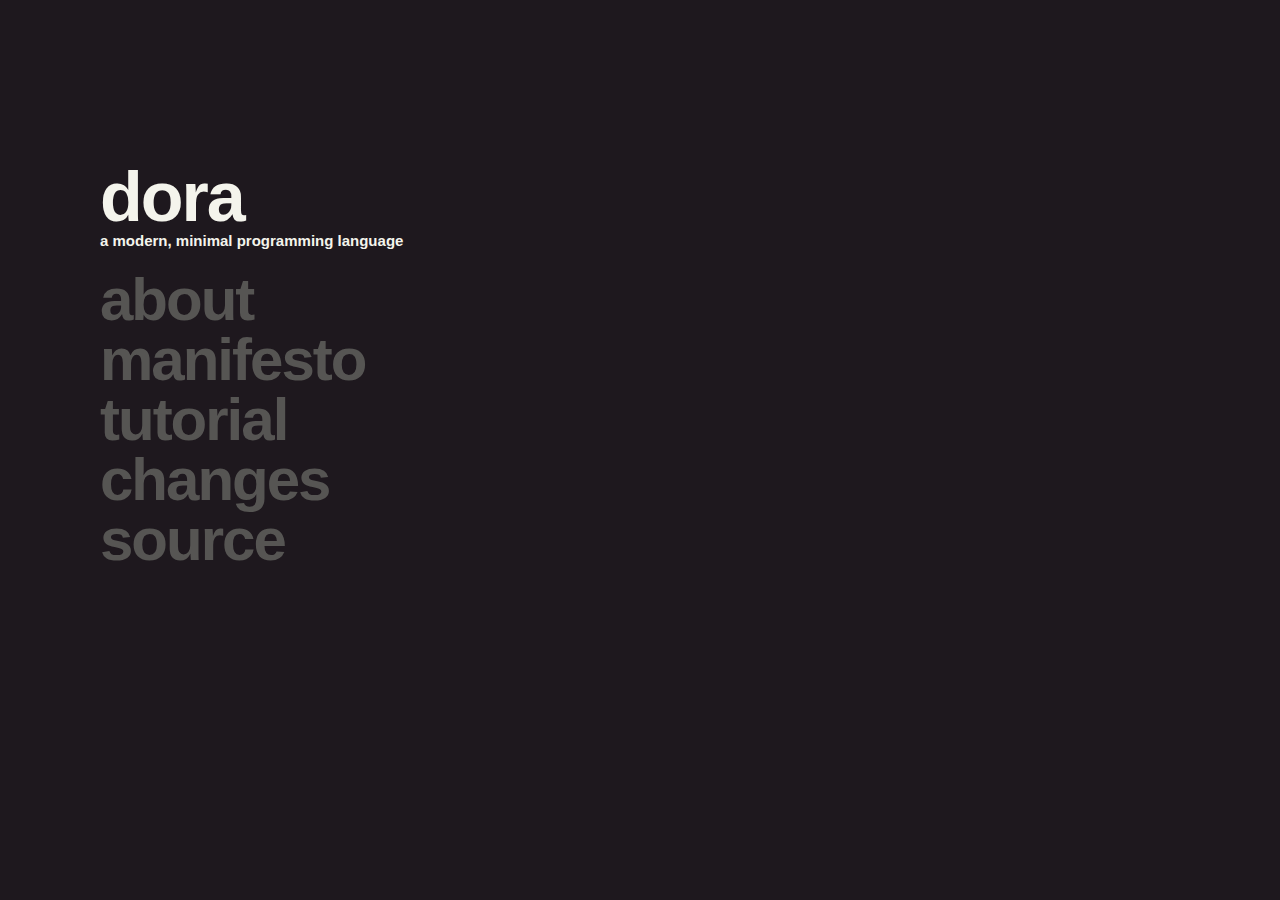
<file: index.html>
<!doctype html>
<html lang="en">
<head>
	<meta>
	<title>Dora Language</title>
	<meta name="viewport" content="width=device-width, initial-scale=1.0, user-scalable=0, minimum-scale=1.0, maximum-scale=1.0">
	<link rel="stylesheet" href="home.css">
	<link rel="stylesheet" href="home_header.css">
</head>
<body>
<div class="container leftSpace">
	<div class="header">
		<div class="pageHeader">
			<div class="topSpace"></div>
			<div class="pageTitle">Dora</div>
			<div class="pageSubtitle">a modern, minimal programming language</div>
		</div>
	</div>

	<ul class="navigation">
		<div class="link"><a href="about.html">about</a></div>
		<div class="link"><a href="manifesto.html">manifesto</a></div>
		<div class="link"><a href="tutorial.html">tutorial</a></div>
		<div class="link"><a href="changes.html">changes</a></div>
		<div class="linkFar"><a href="https://github.com/dinfuehr/dora" target="_blank">source</a></div>
	</ul>
</div>
</body>
</html>
</file>
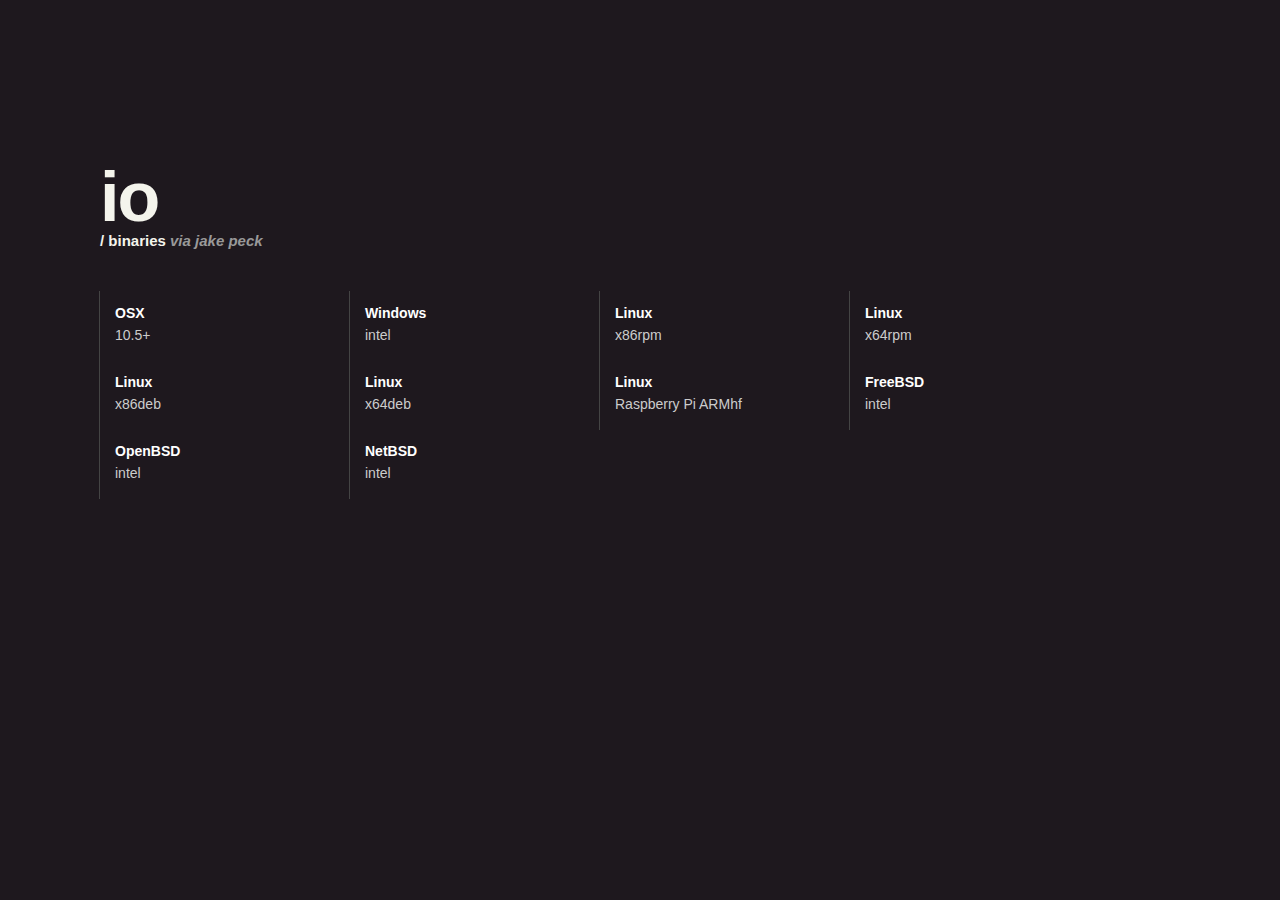
<file: binaries.html>
<!doctype html>
<html>
	<head>
		<title>io binaries</title>
		<meta name="viewport" content="width=device-width, initial-scale=1.0, user-scalable=0, minimum-scale=1.0, maximum-scale=1.0">
		<link rel="stylesheet" href="home.css">
		<link rel="stylesheet" href="home_header.css">
		<style>
		    .viaLink {
		        display: inline-block;
		        font-style: italic;
		        color: #666;
		    }

		    .viaLink a {
		        color: #999;
		    }

		    .viaLink a:hover {
		        color: #ccc;
		    }
	    </style>
	</head>
	
	<body>
		<div class="container leftSpace">
      <div class="header">
        <div class="pageHeader">
          <div class="topSpace"></div>
          <div class="pageTitle"><a href="index.html">Io</a></div>
          <div class="pageSubtitle">/ binaries <div class="viaLink"><a href="http://iobin.suspended-chord.info/" target="_blank">via jake peck</a></div></div>
        </div>
			</div>
			<br>
            <div class="text" style="border: 0px solid #f00; max-width:100%; margin-right: 10px; font-size: 0px;">

                <a href="http://iobin.suspended-chord.info/mac/iobin-mac-current.zip">
                    <div class="entry">
                        <div class="name">OSX</div>
                        <div class="comment">10.5+</div>
                    </div>
                </a>
                
                <a href="http://iobin.suspended-chord.info/win32/iobin-win32-current.zip">
                    <div class="entry">
                        <div class="name">Windows</div>
                        <div class="comment">intel</div>
                    </div>
                </a>

                <a href="http://iobin.suspended-chord.info/linux/iobin-linux-x86-rpm-current.zip">
                    <div class="entry">
                        <div class="name">Linux</div>
                        <div class="comment">x86rpm</div>
                    </div>
                </a>

                <a href="http://iobin.suspended-chord.info/linux/iobin-linux-x64-rpm-current.zip">
                    <div class="entry">
                        <div class="name">Linux</div>
                        <div class="comment">x64rpm</div>
                    </div>
                </a>                    

                <a href="http://iobin.suspended-chord.info/linux/iobin-linux-x86-deb-current.zip">
                    <div class="entry">
                        <div class="name">Linux</div>
                        <div class="comment">x86deb</div>
                    </div>
                </a>
                
                <a href="http://iobin.suspended-chord.info/linux/iobin-linux-x64-deb-current.zip">
                    <div class="entry">
                        <div class="name">Linux</div>
                        <div class="comment">x64deb</div>
                    </div>
                </a>
                
                <a href="http://iobin.suspended-chord.info/linux/iobin-linux-armhf-deb-current.zip">
                    <div class="entry">
                        <div class="name">Linux</div>
                        <div class="comment">Raspberry Pi ARMhf</div>
                    </div>
                </a>
                
                
                <a href="http://iobin.suspended-chord.info/bsd/iobin-freebsd-current.zip">
                    <div class="entry">
                        <div class="name">FreeBSD</div>
                        <div class="comment">intel</div>
                    </div>
                </a>
                
                <a href="http://iobin.suspended-chord.info/bsd/iobin-openbsd-current.zip">
                    <div class="entry">
                        <div class="name">OpenBSD</div>
                        <div class="comment">intel</div>
                    </div>
                </a>
                
                <a href="http://iobin.suspended-chord.info/bsd/iobin-netbsd-current.zip">
                    <div class="entry">
                        <div class="name">NetBSD</div>
                        <div class="comment">intel</div>
                    </div>
                </a>
                
                
		</div>
	</body>
</html>
</file>
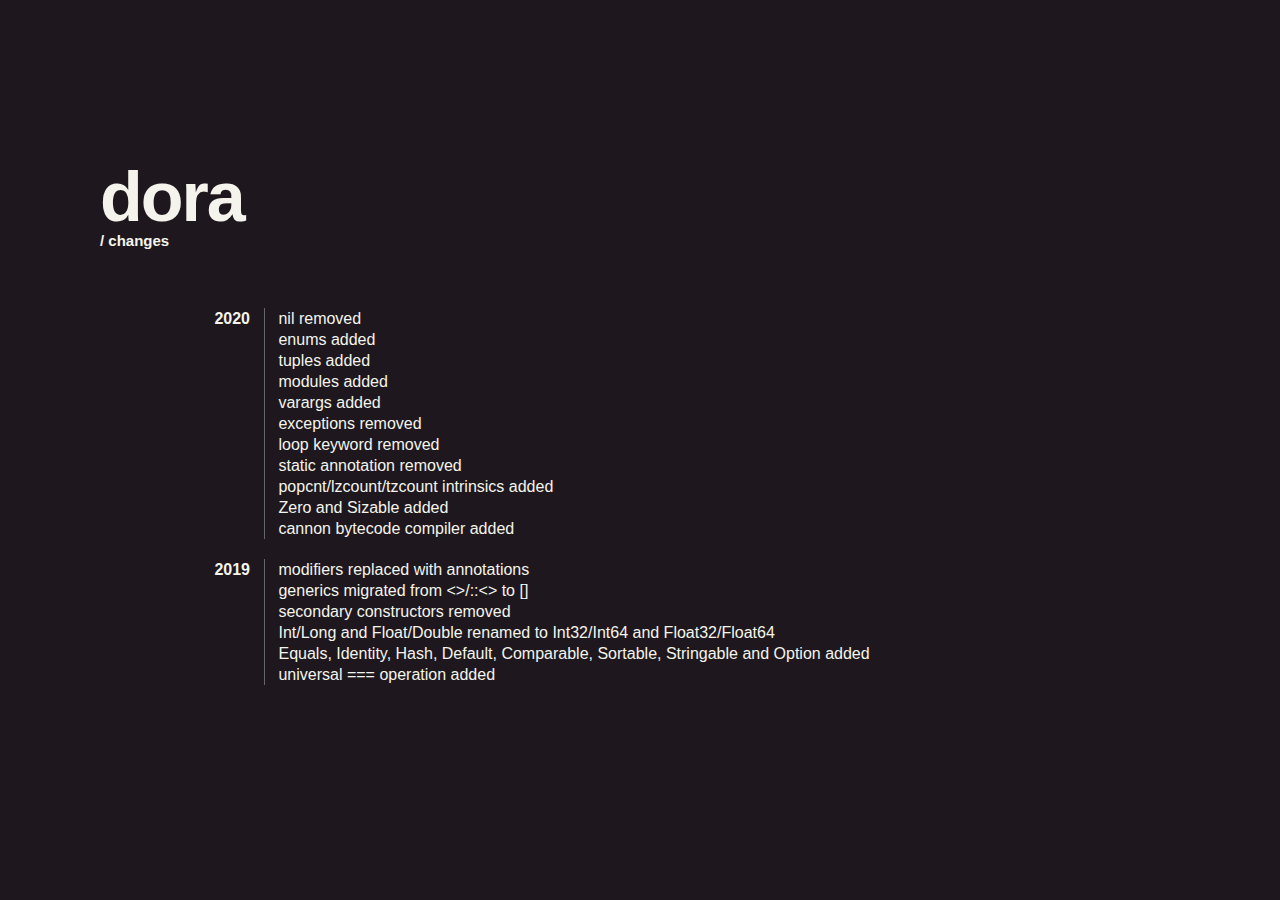
<file: changes.html>
<!doctype html>
<html lang="en">
<head>
  <title>Dora Language – Changes</title>
  <meta name="viewport" content="width=device-width, initial-scale=1.0, user-scalable=0, minimum-scale=1.0, maximum-scale=1.0">
  <link rel="stylesheet" href="home.css">
  <link rel="stylesheet" href="home_header.css">
  <style>
      .text {
          margin-top: 60px;
          font-size: 16px;
          font-weight: 400;
          line-height: 20px;
          animation: fadein 1s;
      }

      .description {
          animation: fadein 1s;
          margin-bottom: 80px;
      }

      .moreLink a {
          color: white;
          font-weight: bold;
      }

      .moreLink a:hover {
          color: #ccc;
      }

      .items {
          white-space: nowrap;
          margin-top: 60px;
          margin-left: 40px;
          margin-bottom: 25px;
          line-height: 21px;
      }

      /* --- chunk --- */

      .chunk {
          width: auto;
          margin-bottom: 20px;
          animation: fadein 1.5s;
      }

      .chunkLeft {
          vertical-align: top;
          display: inline-block;
          width: 110px;
          text-align: right;
          padding-right: 10px;
          font-weight: 600;
      }

      .chunkRight {
          display: inline-block;
          padding-left: 13px;
          border-left: 1px solid #666;
          vertical-align: top;
      }

      @media only screen and (max-width: 475px) {
          .text {
              margin-top: 30px;
          }

          .items {
              margin-top: 10px;
              margin-left: 0px;
          }

          .chunkLeft {
              display: block;
              text-align: left;
              width: auto;
          }

          .chunkRight {
              margin-top: 10px;
              padding-left: 10px;
              width: auto;
              white-space: normal;
              border-left: 2px solid #555;

          }

          .wrapper {
              display: inline-block;
              border: 0px solid #f00;
              white-space: normal;

          }
      }

      .description a:link {
          color: #aaa;
      }

      .description a:visited {
          color: #aaa;
      }

      .description a:hover {
          color: #ddd;
      }

      .period {
          transition: all 6s;
          color: black;
      }
  </style>
</head>
<body>
<div class="container leftSpace">
  <div class="header">
    <div class="pageHeader">
      <div class="topSpace"></div>
      <div class="pageTitle"><a href="index.html">Dora</a></div>
      <div class="pageSubtitle"> / changes </div>
    </div>
  </div>
  <div class="text">
    <div class="items">
      <div class="chunk">
        <div class="chunkLeft">2020</div>
        <div class="chunkRight">
          nil removed <br>
          enums added <br>
          tuples added <br>
          modules added <br>
          varargs added <br>
          exceptions removed <br>
          loop keyword removed <br>
          static annotation removed <br>
          popcnt/lzcount/tzcount intrinsics added <br>
          Zero and Sizable added <br>
          cannon bytecode compiler added
        </div>
      </div>
      <div class="chunk">
        <div class="chunkLeft">2019</div>
        <div class="chunkRight">
          modifiers replaced with annotations <br>
          generics migrated from <>/::<> to [] <br>
          secondary constructors removed <br>
          Int/Long and Float/Double renamed to Int32/Int64 and Float32/Float64 <br>
          Equals, Identity, Hash, Default, Comparable, Sortable, Stringable and Option added <br>
          universal === operation added
        </div>
      </div>
    </div>
  </div>
</div>
</body>
</html>
</file>
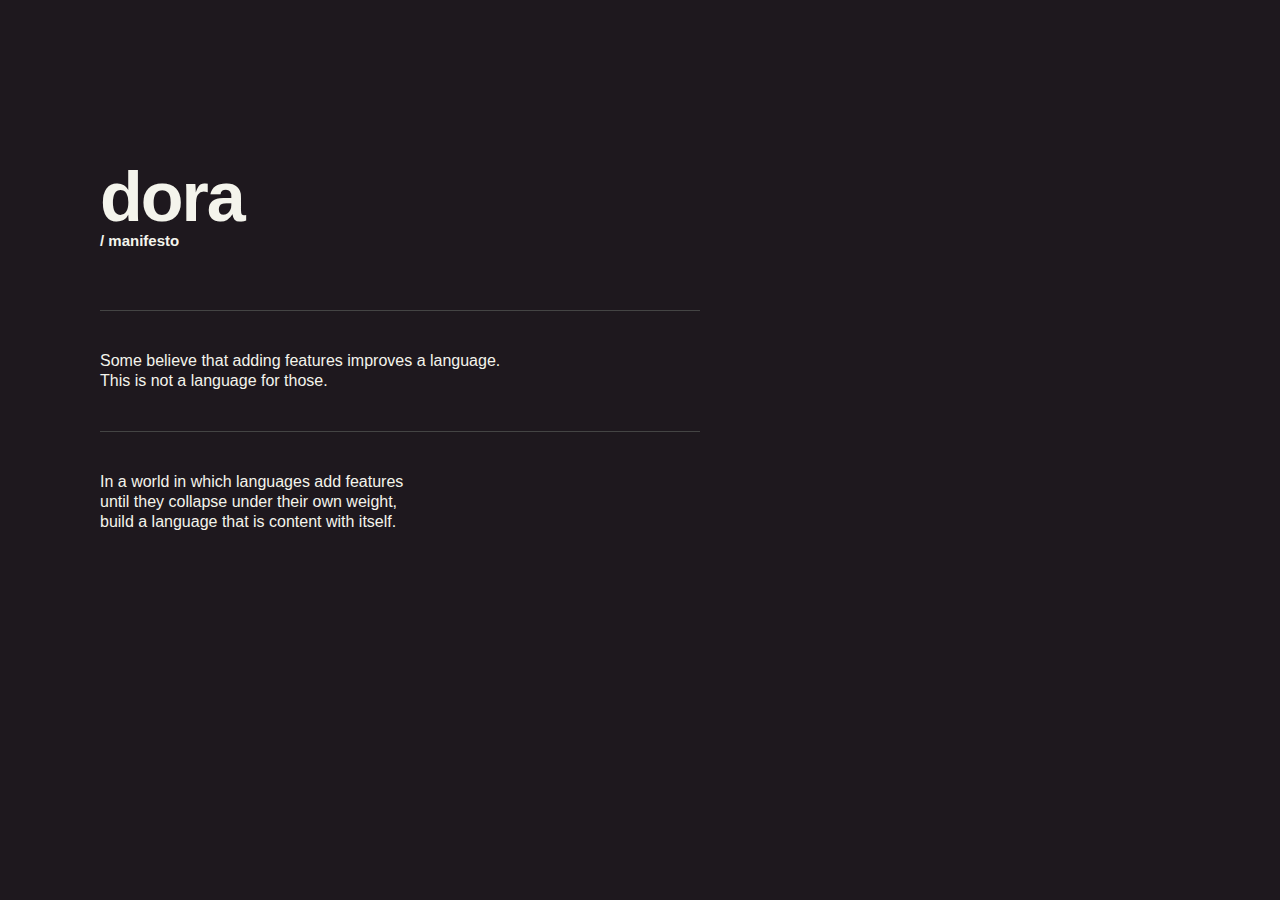
<file: manifesto.html>
<!doctype html>
<html lang="en">
<head>
  <title>Dora Language – Manifesto</title>
  <meta name="viewport" content="width=device-width, initial-scale=1.0, user-scalable=0, minimum-scale=1.0, maximum-scale=1.0">
  <link rel="stylesheet" href="home.css">
  <link rel="stylesheet" href="home_header.css">
  <style>
    .text {
      font-size: 16px;
      font-weight: 400;
      line-height: 20px;
      animation: fadein 1s;
    }

    .section {
        animation: fadein 1s;
        padding-top: 40px;
        padding-bottom: 40px;
        border-top: solid 1px #444;
    }

    .moreLink a {
      color: white;
      font-weight: bold;
    }

    .moreLink a:hover {
      color: #ccc;
    }

    .items {
      white-space: nowrap;
      margin-top: 60px;
      margin-left: 40px;
      margin-bottom: 25px;
      line-height: 21px;
    }

    /* --- chunk --- */

    .chunk {
      width: auto;
      margin-bottom: 20px;
      animation: fadein 1.5s;
    }

    .chunkLeft {
      vertical-align: top;
      display: inline-block;
      width: 110px;
      text-align: right;
      padding-right: 10px;
      font-weight: 600;
    }

    .chunkRight {
      display: inline-block;
      padding-left: 13px;
      border-left: 1px solid #666;
      vertical-align: top;
    }

    @media only screen and (max-width: 475px) {
      .text {
        margin-top: 30px;
      }

      .items {
        margin-top: 10px;
        margin-left: 0px;
      }

      .chunkLeft {
        display: block;
        text-align: left;
        width: auto;
      }

      .chunkRight {
        margin-top: 10px;
        padding-left: 10px;
        width: auto;
        white-space: normal;
        border-left: 2px solid #555;

      }

      .wrapper {
        display: inline-block;
        border: 0px solid #f00;
        white-space: normal;

      }
    }

    .description a:link {
      color: #aaa;
    }

    .description a:visited {
      color: #aaa;
    }

    .description a:hover {
      color: #ddd;
    }

    .period {
      transition: all 6s;
      color: black;
    }
  </style>
</head>
<body>
<div class="container leftSpace">
  <div class="header">
    <div class="pageHeader">
      <div class="topSpace"></div>
      <div class="pageTitle"><a href="index.html">Dora</a></div>
      <div class="pageSubtitle"> / manifesto </div>
    </div>
  </div>
  <div class="text" style="padding-top: 40px;">
    <div class="section">
      Some believe that adding features improves a language. <br>
      This is not a language for those.
    </div>
    <div class="section">
      In a world in which languages add features <br>
      until they collapse under their own weight, <br>
      build a language that is content with itself.
    </div>
  </div>
</div>
</body>
</html>
</file>
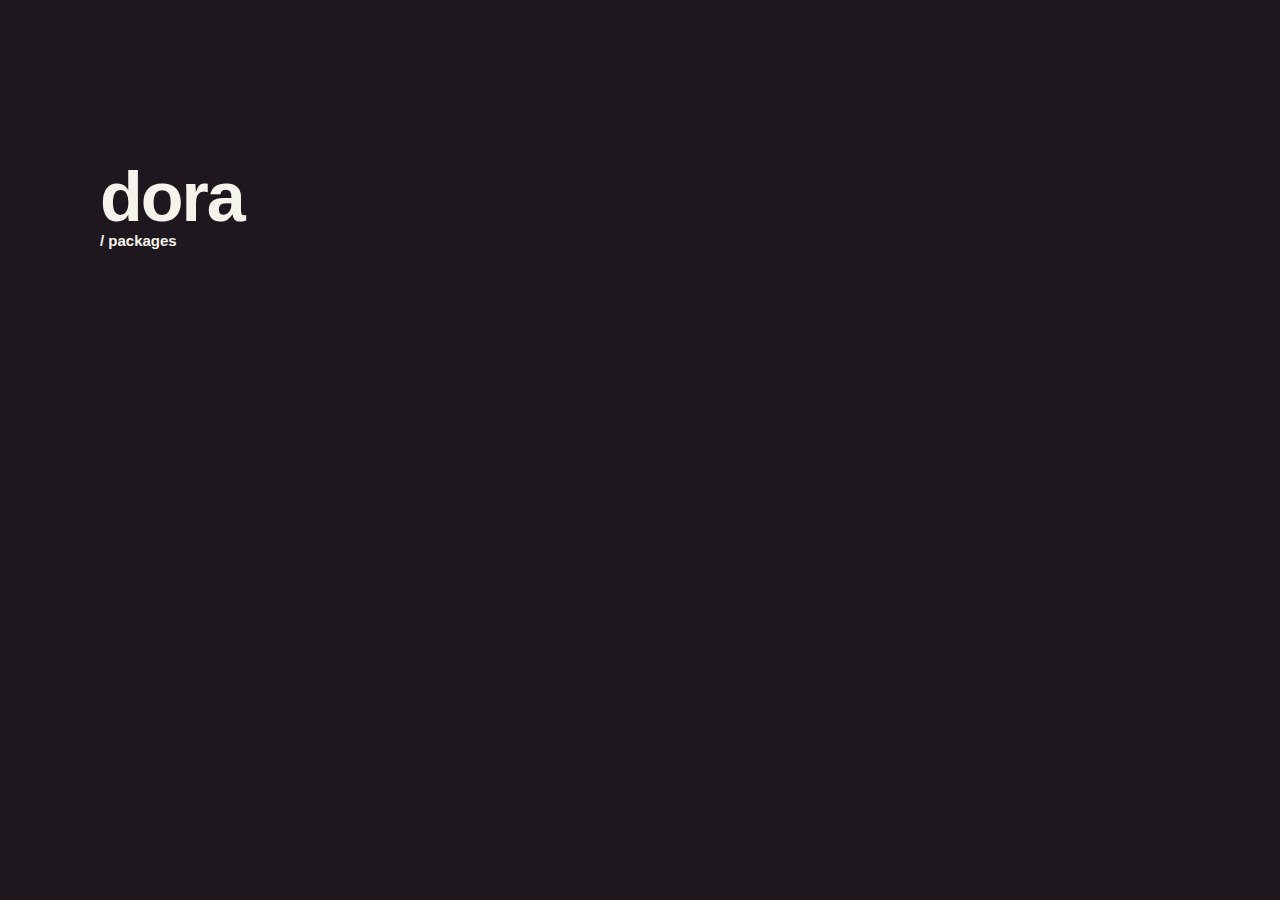
<file: packages.html>
<!doctype html>
<html>
<head>
	<meta charset="utf-8">
	<title>Dora Language – Packages</title>
	<meta name="viewport" content="width=device-width, initial-scale=1.0, user-scalable=0, minimum-scale=1.0, maximum-scale=1.0">
	<link rel="stylesheet" href="home.css">
	<link rel="stylesheet" href="home_header.css">
</head>
<body>
<div class="container leftSpace">
	<div class="header">
		<div class="pageHeader">
			<div class="topSpace"></div>
			<div class="pageTitle"><a href="index.html">Dora</a></div>
			<div class="pageSubtitle"> / packages</div>
		</div>
	</div>
</div>
</body>
</html>
</file>
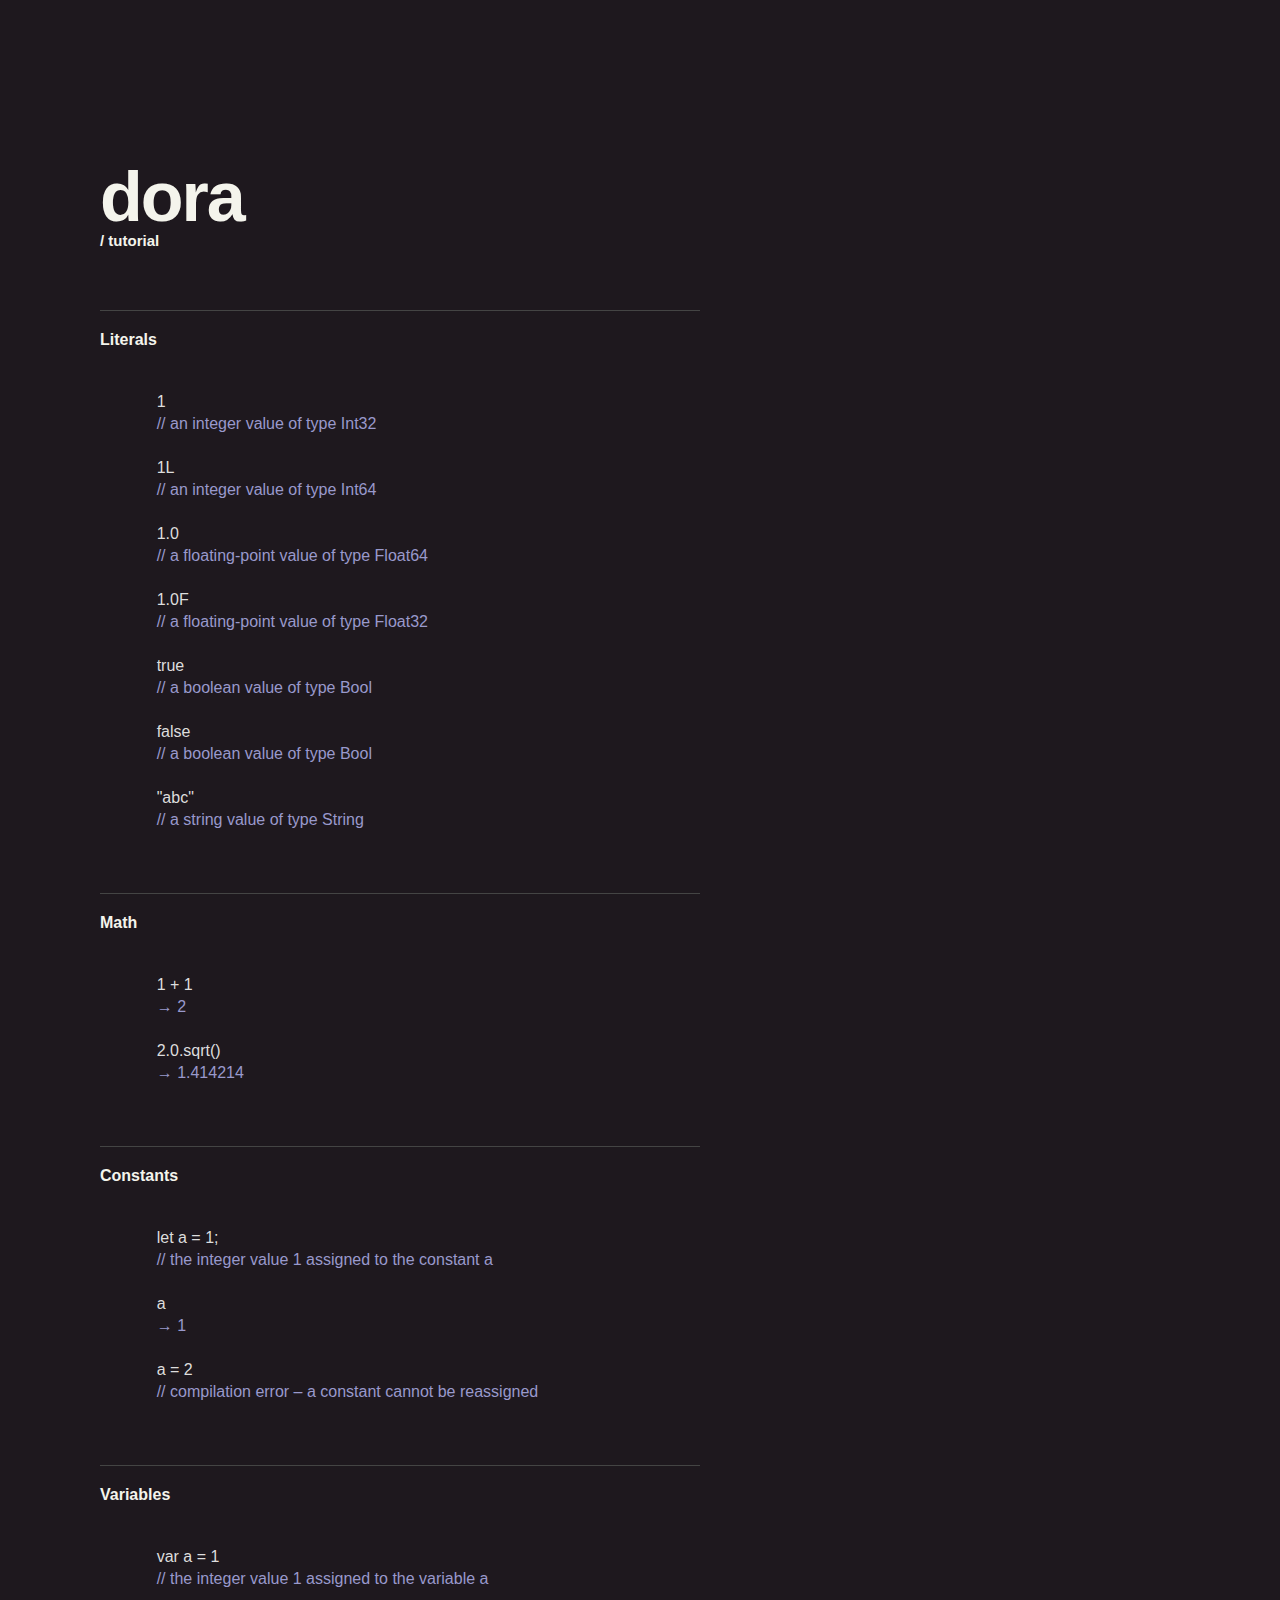
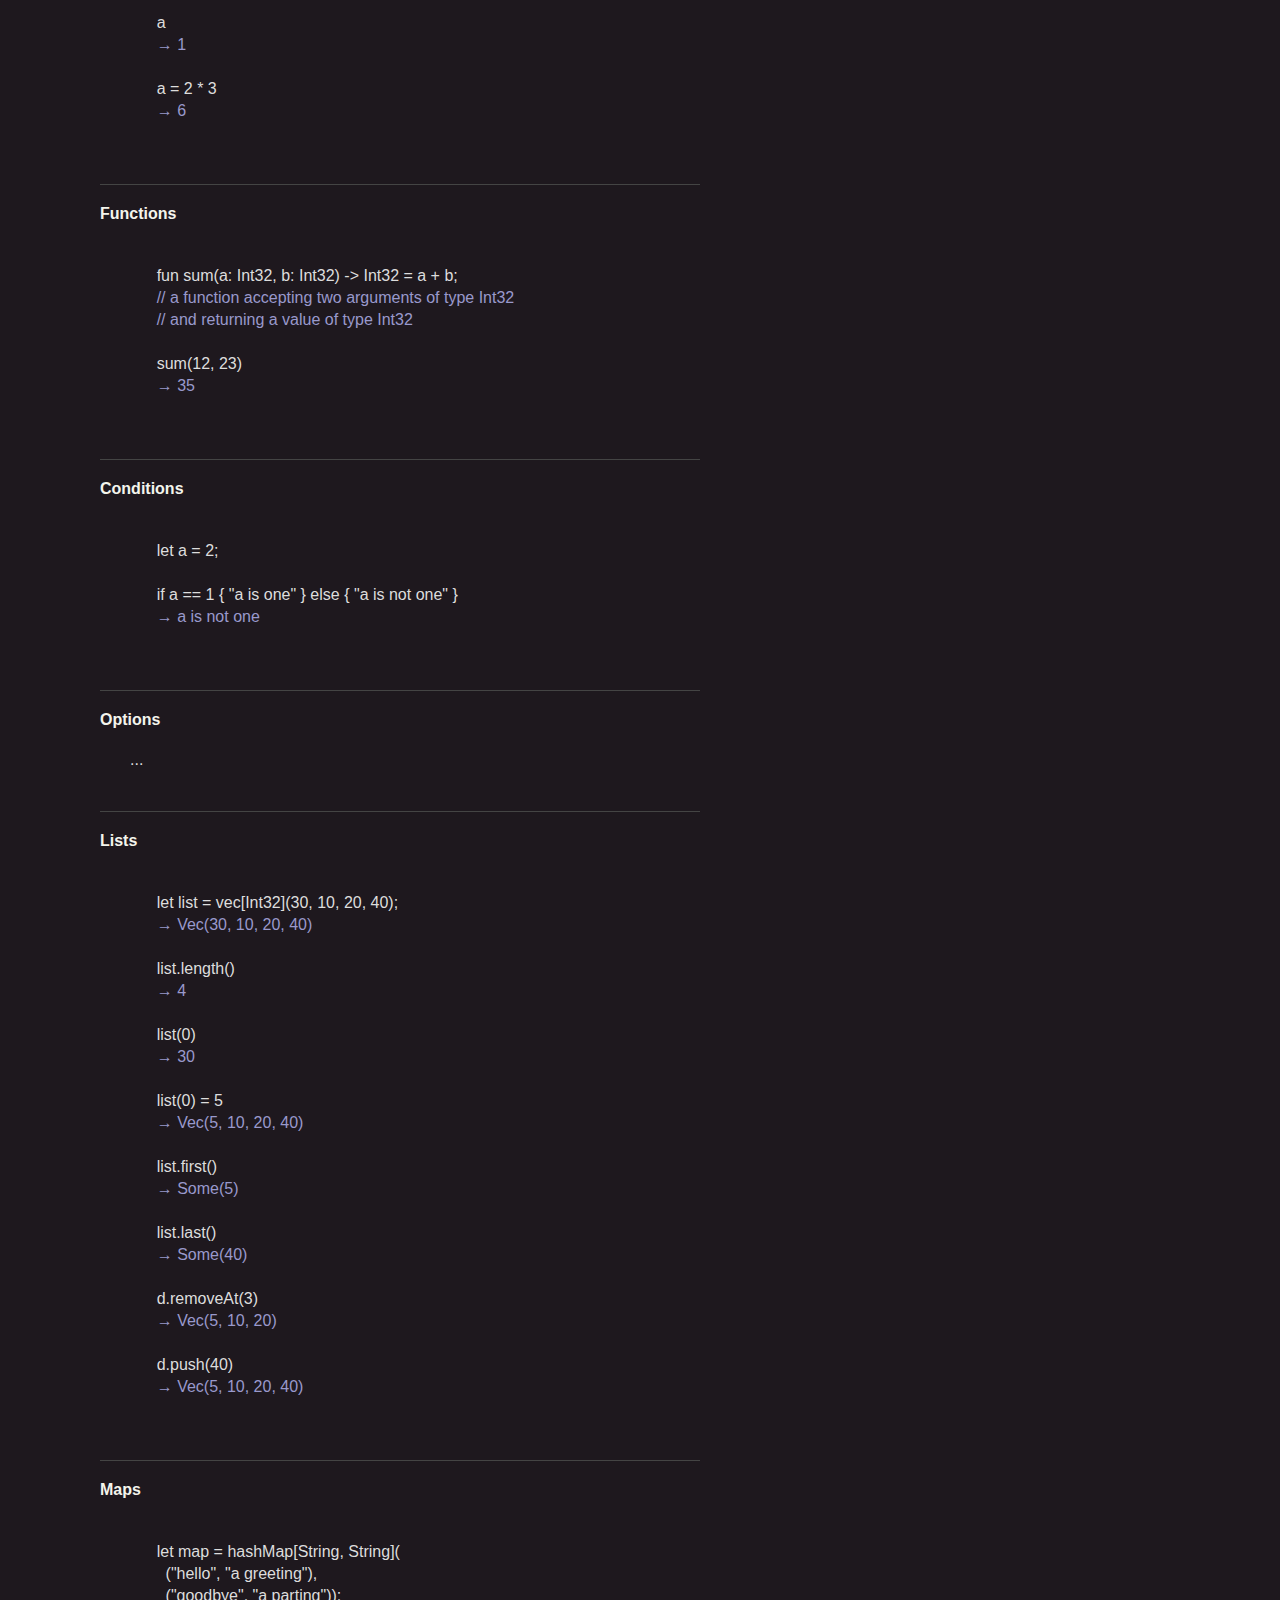
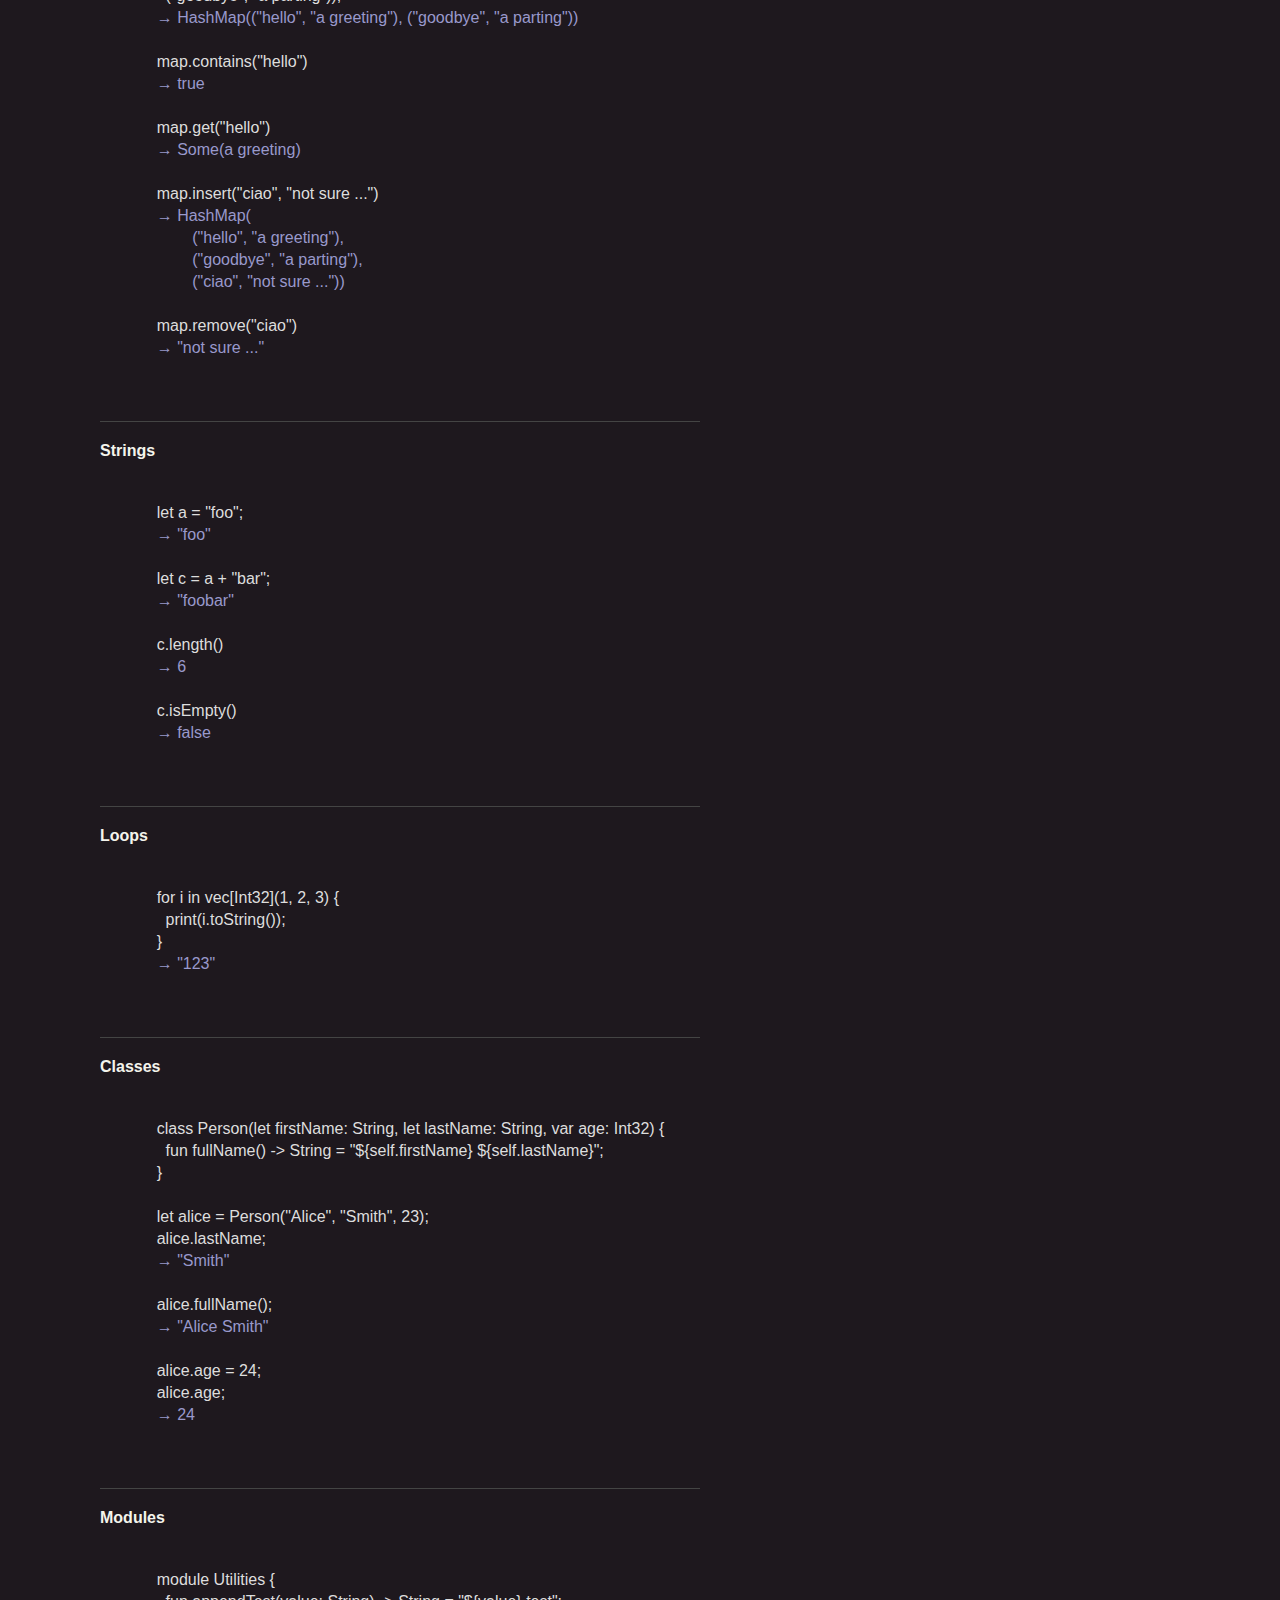
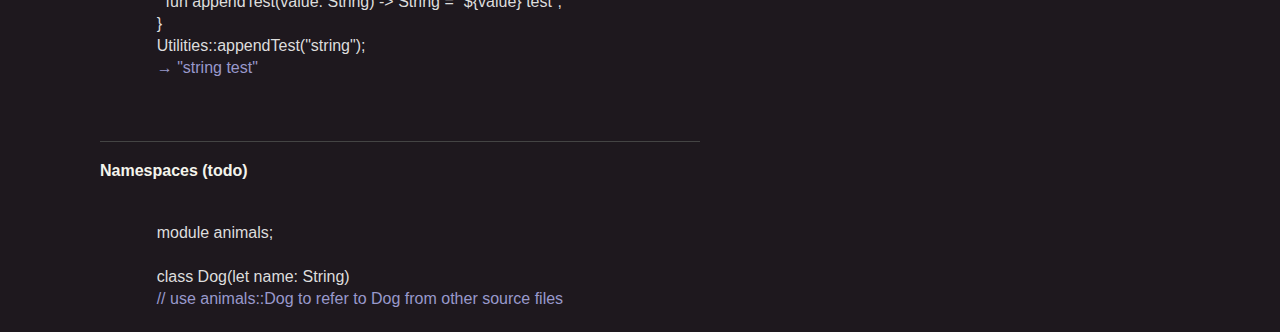
<file: tutorial.html>
<!doctype html>
<html lang="en">
<head>
  <title>Dora Language – Tutorial</title>
  <meta name="viewport" content="width=device-width, initial-scale=1.0, user-scalable=0, minimum-scale=1.0, maximum-scale=1.0">
  <link rel="stylesheet" href="home.css">
  <link rel="stylesheet" href="home_header.css">
  <style>
    .section {
      font-weight: 600;
      padding-top: 15px;
      padding-bottom: 15px;
      border-top: solid 1px #444;
    }

    .code {
      font-weight: 300;
      white-space: pre-line;
      margin-left: 30px;
      line-height: 22px;
      margin-bottom: 40px;
      font-weight: 500;
      color: #ddd;
      max-width: 600px;
      white-space: pre-wrap;
    }

    .text {
      animation: fadein 2s;
      max-width: 600px;
    }

    .result {
      display: inline-block;
      color: #99c;
      margin: 0px;
      padding: 0px;
      white-space: pre-wrap;
    }

    .result::before {
      content: '→ ';
    }

    .explanation {
      display: inline-block;
      color: #99c;
      margin: 0px;
      padding: 0px;
      white-space: pre-wrap;
    }

    .explanation::before {
      content: '// ';
    }

    @media only screen and (max-width: 475px) {
      .code {
        font-size: 14px;
        margin-left: 0px;
      }
    }
  </style>
</head>
<body>
<div class="container leftSpace">
  <div class="header">
    <div class="pageHeader">
      <div class="topSpace"></div>
      <div class="pageTitle"><a href="index.html">Dora</a></div>
      <div class="pageSubtitle"> / tutorial </div>
    </div>
  </div>

  <div class="text" style="padding-top: 40px;">
    <div class=section>Literals</div>
    <div class="code">
      1
      <div class="explanation">an integer value of type Int32</div>

      1L
      <div class="explanation">an integer value of type Int64</div>

      1.0
      <div class="explanation">a floating-point value of type Float64</div>

      1.0F
      <div class="explanation">a floating-point value of type Float32</div>

      true
      <div class="explanation">a boolean value of type Bool</div>

      false
      <div class="explanation">a boolean value of type Bool</div>

      "abc"
      <div class="explanation">a string value of type String</div>
    </div>

    <div class=section>Math</div>
    <div class="code">
      1 + 1
      <div class="result">2</div>

      2.0.sqrt()
      <div class="result">1.414214</div>
    </div>

    <div class=section>Constants</div>
    <div class="code">
      let a = 1;
      <div class="explanation">the integer value 1 assigned to the constant a</div>

      a
      <div class="result">1</div>

      a = 2
      <div class="explanation">compilation error – a constant cannot be reassigned</div>
    </div>

    <div class=section>Variables</div>
    <div class="code">
      var a = 1
      <div class="explanation">the integer value 1 assigned to the variable a</div>

      a
      <div class="result">1</div>

      a = 2 * 3
      <div class="result">6</div>
    </div>

    <div class=section>Functions</div>
    <div class="code">
      fun sum(a: Int32, b: Int32) -> Int32 = a + b;
      <div class="explanation">a function accepting two arguments of type Int32</div>
      <div class="explanation">and returning a value of type Int32</div>

      sum(12, 23)
      <div class="result">35</div>
    </div>

    <div class=section>Conditions</div>
    <div class=code>
      let a = 2;

      if a == 1 { "a is one" } else { "a is not one" }
      <div class="result">a is not one</div>
    </div>

    <div class=section>Options</div>
    <div class=code>...</div>

    <div class=section>Lists</div>
    <div class=code>
      let list = vec[Int32](30, 10, 20, 40);
      <div class="result">Vec(30, 10, 20, 40)</div>

      list.length()
      <div class="result">4</div>

      list(0)
      <div class="result">30</div>

      list(0) = 5
      <div class="result">Vec(5, 10, 20, 40)</div>

      list.first()
      <div class="result">Some(5)</div>

      list.last()
      <div class="result">Some(40)</div>

      d.removeAt(3)
      <div class="result">Vec(5, 10, 20)</div>

      d.push(40)
      <div class="result">Vec(5, 10, 20, 40)</div>
    </div>

    <div class=section>Maps</div>
    <div class=code>
      let map = hashMap[String, String](
        ("hello", "a greeting"),
        ("goodbye", "a parting"));
      <div class="result">HashMap(("hello", "a greeting"), ("goodbye", "a parting"))</div>

      map.contains("hello")
      <div class="result">true</div>

      map.get("hello")
      <div class="result">Some(a greeting)</div>

      map.insert("ciao", "not sure ...")
      <div class="result">HashMap(
        ("hello", "a greeting"),
        ("goodbye", "a parting"),
        ("ciao", "not sure ..."))</div>

      map.remove("ciao")
      <div class="result">"not sure ..."</div>
    </div>

    <div class=section>Strings</div>
    <div class=code>
      let a = "foo";
      <div class="result">"foo"</div>

      let c = a + "bar";
      <div class="result">"foobar"</div>

      c.length()
      <div class="result">6</div>

      c.isEmpty()
      <div class="result">false</div>
    </div>

    <div class=section>Loops</div>
    <div class=code>
      for i in vec[Int32](1, 2, 3) {
        print(i.toString());
      }
      <div class="result">"123"</div>
    </div>

    <div class=section>Classes</div>
    <div class=code>
      class Person(let firstName: String, let lastName: String, var age: Int32) {
        fun fullName() -> String = "${self.firstName} ${self.lastName}";
      }

      let alice = Person("Alice", "Smith", 23);
      alice.lastName;
      <div class="result">"Smith"</div>

      alice.fullName();
      <div class="result">"Alice Smith"</div>

      alice.age = 24;
      alice.age;
      <div class="result">24</div>
    </div>

    <div class=section>Modules</div>
    <div class=code>
      module Utilities {
        fun appendTest(value: String) -> String = "${value} test";
      }
      Utilities::appendTest("string");
      <div class="result">"string test"</div>
    </div>

    <div class=section>Namespaces (todo)</div>
    <div class=code>
      module animals;

      class Dog(let name: String)
      <div class="explanation">use animals::Dog to refer to Dog from other source files</div>
    </div>
  </div>
</div>
</body>
</html>
</file>
<file: home.css>
:root {
  font-family: 'Nimbus Sans', 'Helvetica Neue', 'Helvetica', 'Sans', sans-serif;
}

html, body {
  height: 100%;
  width: auto;
}

html {
  color: #f4f4ec;
  -webkit-font-smoothing: antialiased;
}

body {
  background: #1e181e;
  font-size: 15px;
  line-height: 1.4667;
  margin: 0px;
}

/* --- links --- */

a:link,
a:visited {
  color: #565553;
  text-decoration: none;
  transition: background-color .15s linear, color .15s linear;
}

a:hover {
  color: #3c3c3b;
}

/* -- content --- */

.text {
  max-width: 600px;
  margin-right: 20px;
  font-size: 16px;
  font-weight: 300;
  line-height: 28px;
}

.container {
  position: relative;
  width: auto;
}

/* --- nav --- */

.navigation {
  list-style: none;
  margin: 0;
  padding: 0;
  animation: fadein 1.5s;
}

.link, .linkFar, .linkDocs {
  font-size: 60px;
  line-height: 60px;
  display: block;
  -webkit-font-smoothing: antialiased;
  -webkit-transition-delay: 0s, 0s;
  -webkit-transition-duration: 0.15s, 0.15s;
  -webkit-transition-property: background-color, color;
  -webkit-transition-timing-function: linear, linear;
  /*
  color: rgb(86, 85, 83);
  */
  color: rgb(106, 105, 103);
  font-weight: bold;
  letter-spacing: -2px;
  list-style-position: outside;
  text-decoration: none;
  transition-duration: 0.15s, 0.15s;
  transition-property: background-color, color;
  transition-timing-function: linear, linear;
}

.link a, .linkFar a, .linkDocs a {
  color: rgb(86, 85, 83);
}


.link a:hover {
  color: #aaaa33;
  /*
  color: #2277ff;
  color: #3c3c3b;
  color: #a041ca;
  color: #99c;
  */
}

.linkFar a:hover {
  color: #2dc6ad;
  /*
  color: #5e5b84;
  color: #a77;
  color: #3c3c3b;
  color: #e28728;
  color: #966;
  */
}

.linkDocs a:hover {
  color: #aaaa33;
  /*
  color: #b4b044;
  color: #aaaa33;
  */
}

/* ------------------- */

@media only screen and (max-width: 885px) {
  .link, .linkFar, .linkDocs
  {
    font-size: 60px;
    line-height: 60px;
  }
}

@media only screen and (max-width: 720px) {
  .link, .linkFar, .linkDocs
  {
    font-size: 50px;
    line-height: 50px;
  }
}


@media only screen and (max-width: 475px) {
  .link, .linkFar, .linkDocs{
    font-size: 50px;
    line-height: 50px;
  }
}

@media only screen and (max-width: 320px) {
  .link, .linkFar, .linkDocs{
    font-size: 32px;
    line-height: 32px;
  }
}

/* --- index --- */

.entry {
  animation: fadein 2s;
  display: inline-block;
  border-left: 1px solid #444;
  height: 70px;
  margin-top: -1px;
  width: 250px;
  margin-left: -1px;
  font-size: 14px;
  transition: .15s;
}

.entry:hover {
  color: #ccc;
  border-left: 1px solid #777;
  margin-left: -1px;
  background-color: #3a3a3a;
}

.name {
  display: block;
  color: #fff;
  font-weight: 600;
  line-height: 15px;
  margin-top: 15px;
  margin-left: 15px;
}

.comment {
  display: inline-block;
  margin-top: 0px;
  padding-top: 0px;
  margin-left: 15px;
  font-weight: 400;
  color: #ccc;
}
</file>
<file: home_header.css>
.topSpace {
  padding-top: 180px;
}

.leftSpace {
  margin-left: 100px;
}

.pageHeader {
}

.pageHeader a {
  color: rgb(244, 244, 236);
}

.pageHeader a:hover {
  color: #aaa;
}

.pageTitle {
  text-transform: lowercase;
  display: block;
  font-size: 70px;
  line-height: 35px;
  font-weight: bold;
  letter-spacing: -2px;
}

.pageTitle a {
  font-family: inherit;
  text-transform: inherit;
  font-weight: inherit;
}

.pageSubtitle {
  animation: fadein 1s;
  color: rgb(244, 244, 236);
  font-size: 15px;
  line-height: 15px;
  display: block;
  font-weight: bold;
  margin-top: 18px;
  margin-bottom: 22px;
}

@media only screen and (max-width: 720px) {
  .pageTitle {
    font-size: 60px;
    line-height: 30px;
  }

  .pageSubtitle {
    font-size: 15px;
    line-height: 15px;
    margin-top: 10px;
  }

  .topSpace {
    padding-top: 50px;
  }

  .leftSpace {
    margin-left: 50px;
  }
}

@media only screen and (max-width: 475px) {
  .pageTitle {
    font-size: 50px;
    line-height: 25px;
  }

  .pageSubtitle {
    font-size: 15px;
    line-height: 15px;
  }

  .topSpace {
    padding-top: 30px;
  }

  .leftSpace {
    margin-left: 30px;
  }
}

@media only screen and (max-width: 320px) {
  .pageTitle {
    font-size: 32px;
    line-height: 16px;
  }

  .pageSubtitle {
    font-size: 14px;
    line-height: 10px;
  }

  .topSpace {
    padding-top: 30px;
  }

  .leftSpace {
    padding-left: 20px;
  }
}

/* --- fade in --- */

@keyframes fadein {
  0% {
    opacity:0;
  }
  100% {
    opacity:1;
  }
}

@keyframes fadeout {
  0% {
    opacity:1;
  }
  100% {
    opacity:0;
  }
}
</file>
